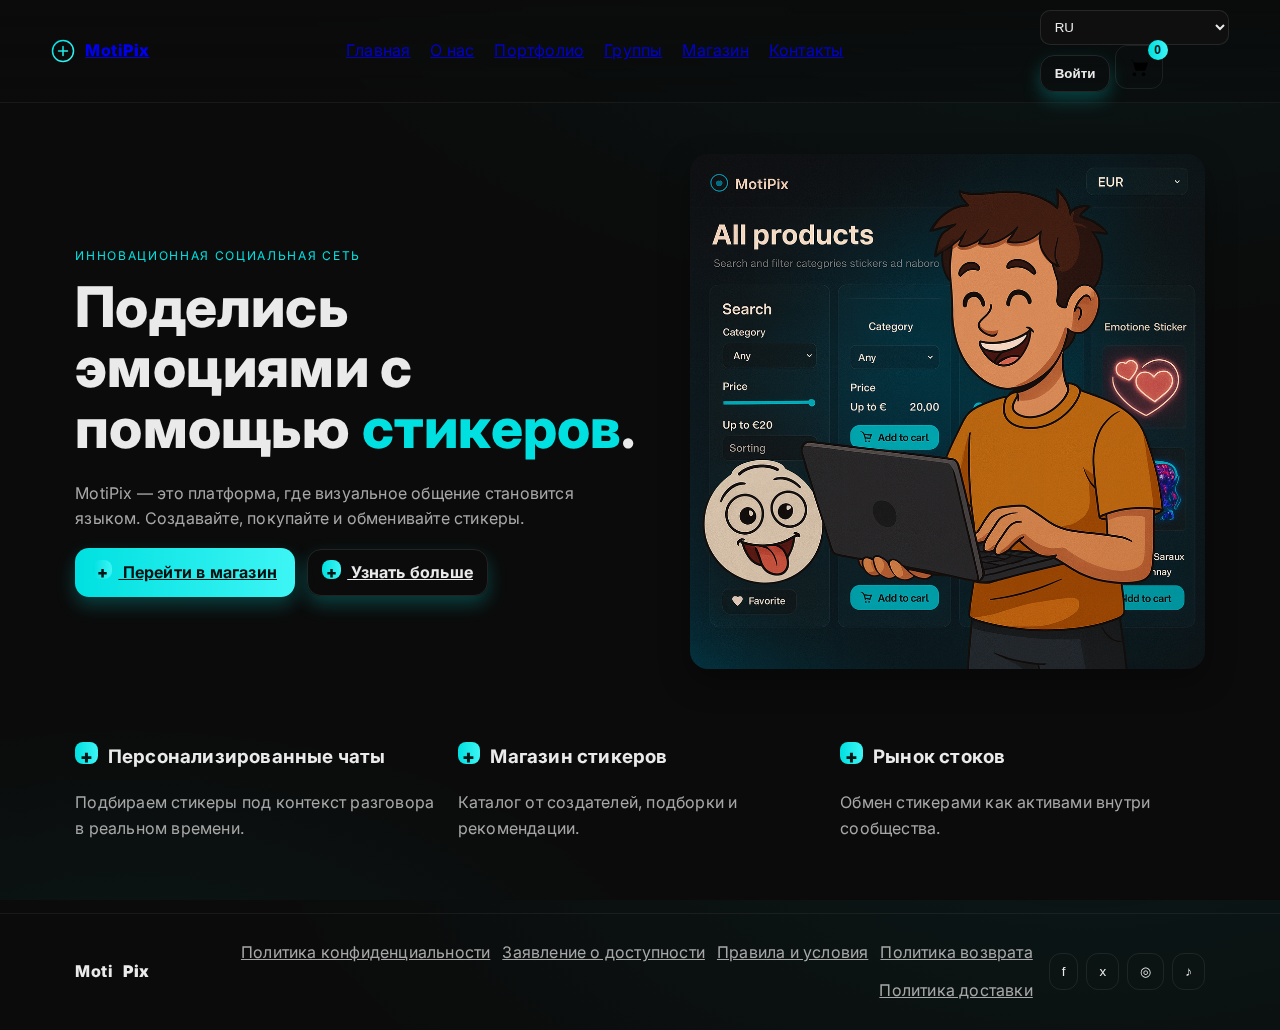
<file: index.html>
<!DOCTYPE html>
<html lang="ru">
<head>
  <meta charset="UTF-8" />
  <meta name="viewport" content="width=device-width, initial-scale=1" />
  <title>MotiPix — визуальная соцсеть</title>
  <meta name="description" content="MotiPix — социальная сеть с визуальным общением стикерами. Магазин, портфолио, группы и плавные анимации." />
  <link rel="preconnect" href="https://fonts.googleapis.com">
  <link rel="preconnect" href="https://fonts.gstatic.com" crossorigin>
  <link href="https://fonts.googleapis.com/css2?family=Inter:wght@300;400;600;800&display=swap" rel="stylesheet">
  <link rel="stylesheet" href="css/styles.css" />
</head>
<body>
  <header class="header" data-elevate>
    <div class="container nav">
      <button class="icon-btn menu-toggle" aria-label="Открыть меню" title="Меню">☰</button>
      <a href="#/home" class="brand" data-link>
        <img src="assets/logo.svg" width="24" height="24" alt="MotiPix">
        <span>Moti<b>Pix</b></span>
      </a>
      <nav class="desktop-nav">
        <a href="#/home" data-link data-i18n="nav.home">Главная</a>
        <a href="#/about" data-link data-i18n="nav.about">О нас</a>
        <a href="#/portfolio" data-link data-i18n="nav.portfolio">Портфолио</a>
        <a href="#/groups" data-link data-i18n="nav.groups">Группы</a>
        <a href="#/shop" data-link data-i18n="nav.shop">Магазин</a>
        <a href="#/contacts" data-link data-i18n="nav.contacts">Контакты</a>
      </nav>
      <div class="top-actions">
        <select id="langSwitcher" class="lang" aria-label="Language">
          <option value="ru">RU</option>
          <option value="en">EN</option>
        </select>
        <button id="loginBtn" class="btn btn-ghost" data-i18n="auth.login">Войти</button>
        <button id="cartBtn" class="icon-btn cart" aria-label="Корзина">
          <img src="assets/cart.svg" width="22" height="22" alt="Корзина">
          <span id="cartCount" class="badge" aria-label="Товаров в корзине">0</span>
        </button>
      </div>
    </div>
    <aside class="drawer" id="drawer">
      <button class="icon-btn close-drawer" aria-label="Закрыть">×</button>
      <a href="#/home" data-link data-i18n="nav.home">Главная</a>
      <a href="#/about" data-link data-i18n="nav.about">О нас</a>
      <a href="#/contacts" data-link data-i18n="nav.contacts">Контакты</a>
      <a href="#/portfolio" data-link data-i18n="nav.portfolio">Портфолио</a>
      <a href="#/groups" data-link data-i18n="nav.groups">Группы</a>
      <a href="#/shop" data-link class="accent" data-i18n="nav.shop">Магазин</a>
    </aside>
  </header>

  <main id="app" class="app">
    <section class="page active" data-route="home">
      <div class="container grid-2 gap-xl pt-xl">
        <div>
          <p class="eyebrow" data-animate data-i18n="home.eyebrow">Инновационная социальная сеть</p>
          <h1 class="h1" data-animate data-i18n="home.title">
            Поделись эмоциями с помощью <span class="accent">стикеров</span>.
          </h1>
          <p class="muted" data-animate data-i18n="home.text">
            MotiPix — это платформа, где визуальное общение становится языком. Создавайте, покупайте и обменивайте стикеры.
          </p>
          <div class="row wrap gap-md" data-animate>
            <a href="#/shop" class="btn" data-i18n="home.ctaShop"><span class="plus">+</span> Перейти в магазин</a>
            <a href="#/about" class="btn btn-ghost" data-i18n="home.ctaMore"><span class="plus">+</span> Узнать больше</a>
          </div>
        </div>
        <div class="hero-media" data-animate>
          <img src="assets/hero.jpg" alt="Планшет со стикером" />
        </div>
      </div>

      <div class="container features">
        <article class="feature" data-animate>
          <h3 data-i18n="home.f1.title"><span class="plus">+</span> Персонализированные чаты</h3>
          <p class="muted" data-i18n="home.f1.text">Подбираем стикеры под контекст разговора в реальном времени.</p>
        </article>
        <article class="feature" data-animate>
          <h3 data-i18n="home.f2.title"><span class="plus">+</span> Магазин стикеров</h3>
          <p class="muted" data-i18n="home.f2.text">Каталог от создателей, подборки и рекомендации.</p>
        </article>
        <article class="feature" data-animate>
          <h3 data-i18n="home.f3.title"><span class="plus">+</span> Рынок стоков</h3>
          <p class="muted" data-i18n="home.f3.text">Обмен стикерами как активами внутри сообщества.</p>
        </article>
      </div>
    </section>

    <section class="page" data-route="about">
      <div class="container grid-2 gap-xl pt-xl">
        <div>
          <h2 class="h2" data-animate data-i18n="about.title">О платформе</h2>
          <p class="muted" data-animate data-i18n="about.text">
            MotiPix — социальная сеть, сфокусированная на визуальном общении с использованием графических стикеров. Платформа генерирует стикеры на основе контекста диалога, предлагает магазин и рынок, ориентирована на пользователей до 35 лет.
          </p>
          <a class="btn btn-ghost" href="#/contacts" data-animate data-i18n="about.cta"><span class="plus">+</span> Связаться с нами</a>
        </div>
        <div class="about-media" data-animate>
          <img src="assets/about-1.jpg" alt="Иллюстрация стикеров" />
        </div>
      </div>
      <div class="container card table" data-animate>
        <div class="table-row">
          <div>
            <h4 data-i18n="about.t1.title">Персонализация</h4>
            <p class="muted" data-i18n="about.t1.text">Умные рекомендации.</p>
          </div>
          <div>
            <h4 data-i18n="about.t2.title">Магазин</h4>
            <p class="muted" data-i18n="about.t2.text">Подборки и скидки.</p>
          </div>
          <div>
            <h4 data-i18n="about.t3.title">Рынок</h4>
            <p class="muted" data-i18n="about.t3.text">Обмен наклейками как валютой.</p>
          </div>
          <div>
            <h4 data-i18n="about.t4.title">Создатели</h4>
            <p class="muted" data-i18n="about.t4.text">Монетизация дизайнов.</p>
          </div>
        </div>
      </div>
    </section>

    <section class="page" data-route="portfolio">
      <div class="container pt-xl">
        <h2 class="h2" data-animate data-i18n="portfolio.title">Моё портфолио</h2>
        <p class="muted" data-animate data-i18n="portfolio.text">Добро пожаловать! Ниже — выборка работ.</p>
        <div class="gallery" data-animate>
          <img src="assets/portfolio-1.jpg" alt="Проект 1">
          <img src="assets/portfolio-2.jpg" alt="Проект 2">
          <img src="assets/portfolio-3.jpg" alt="Проект 3">
          <img src="assets/portfolio-4.jpg" alt="Проект 4">
          <img src="assets/portfolio-5.jpg" alt="Проект 5">
          <img src="assets/portfolio-6.jpg" alt="Проект 6">
        </div>
      </div>
    </section>

    <section class="page" data-route="groups">
      <div class="container pt-xl">
        <h2 class="h2" data-animate data-i18n="groups.title">Лента новостей групп</h2>
        <div id="authNotice" class="notice card" data-animate hidden>
          <p class="muted" data-i18n="groups.signin">Чтобы общаться с участниками, войдите в аккаунт.</p>
          <button class="btn" id="openLoginFromNotice" data-i18n="auth.login"><span class="plus">+</span> Войти</button>
        </div>

        <div class="grid-2 gap-xl">
          <div class="feed">
            <article class="post card" data-post-id="1" data-animate>
              <header class="post-hd">
                <div class="avatar">S</div>
                <div>
                  <div class="author">stanolf231 <span class="verified" title="Verified">✓</span></div>
                  <div class="muted" data-i18n="groups.inGroup">написал(а) • в группе «Группа сайта MotiPix»</div>
                </div>
                <button class="btn btn-ghost join" data-i18n="groups.join"><span class="plus">+</span> Присоединиться</button>
              </header>
              <p data-i18n="groups.postText">Добро пожаловать в группу! Общайтесь с участниками, делитесь фотографиями и обновлениями.</p>
              <footer class="post-ft">
                <button class="icon-btn like" title="Нравится" aria-label="Нравится">❤</button>
                <span class="likes" aria-label="Лайков">0</span>
                <button class="icon-btn comment-toggle" title="Комментировать" aria-label="Комментировать">💬</button>
                <span class="views" title="Просмотры" data-i18n="groups.views">1 просмотр</span>
              </footer>
              <div class="comments" hidden>
                <ul class="comments-list"></ul>
                <form class="comment-form" autocomplete="off">
                  <input name="text" placeholder="Ваш комментарий…" required data-i18n-placeholder="groups.commentPh"/>
                  <button class="btn" type="submit" data-i18n="groups.send"><span class="plus">+</span> Отправить</button>
                </form>
              </div>
            </article>
          </div>

          <aside class="card side" data-animate>
            <div class="row between wrap">
              <h3 class="h4" data-i18n="groups.recTitle">Рекомендованные группы</h3>
              <input type="search" placeholder="Поиск" class="search" data-i18n-placeholder="common.search"/>
            </div>
            <div class="rec">
              <div class="rec-item">
                <img src="assets/about-2.jpg" alt="cover"/>
                <div>
                  <b data-i18n="groups.recName">Группа сайта MotiPix</b>
                  <div class="muted" data-i18n="groups.recUsers">1 пользователь</div>
                </div>
                <button class="btn btn-ghost sm" data-i18n="groups.join"><span class="plus">+</span> Присоединиться</button>
              </div>
            </div>
          </aside>
        </div>
      </div>
    </section>

    <section class="page" data-route="shop">
      <div class="container pt-xl">
        <h2 class="h2" data-animate data-i18n="shop.title">Все товары</h2>
        <p class="muted" data-animate data-i18n="shop.text">Здесь можно рассказать о категориях, скидках и подборках.</p>
        <div class="shop">
          <aside class="filters card" data-animate>
            <h3 class="h4" data-i18n="shop.searchBy">Искать по</h3>
            <div class="filter">
              <label data-i18n="shop.category">Категория</label>
              <select id="filterCategory">
                <option value="all" data-i18n="shop.all">Все товары</option>
                <option value="stickers" data-i18n="shop.stickers">Стикеры</option>
                <option value="marketing" data-i18n="shop.market">Маркетплейс</option>
                <option value="creators" data-i18n="shop.creators">Создатели</option>
              </select>
            </div>
            <div class="filter">
              <label data-i18n="shop.price">Цена</label>
              <input id="priceRange" type="range" min="0" max="200" value="200" />
              <div class="muted"><span data-i18n="shop.to">До:</span> <span id="priceLabel">200</span> €</div>
            </div>
            <div class="filter">
              <label data-i18n="shop.sort">Сортировка</label>
              <select id="sortBy">
                <option value="recommended" data-i18n="shop.recommended">Рекомендуемые</option>
                <option value="price-asc" data-i18n="shop.asc">Цена: по возрастанию</option>
                <option value="price-desc" data-i18n="shop.desc">Цена: по убыванию</option>
              </select>
            </div>
          </aside>

          <div class="catalog" id="catalog" data-animate></div>
        </div>
      </div>
    </section>

    <section class="page" data-route="contacts">
      <div class="container pt-xl grid-2 gap-xl">
        <div>
          <h2 class="h2" data-animate data-i18n="contacts.title">Связаться с нами</h2>
          <p class="muted" data-animate data-i18n="contacts.text">Оставьте email и сообщение — мы ответим.</p>
          <form id="contactForm" class="card form" data-animate>
            <div class="grid-2 gap-md">
              <label data-i18n="contacts.name">Имя*<input name="first" required></label>
              <label data-i18n="contacts.last">Фамилия<input name="last"></label>
            </div>
            <label data-i18n="contacts.email">Email*<input name="email" type="email" required></label>
            <label data-i18n="contacts.msg">Сообщение<input name="message" required></label>
            <button class="btn" type="submit" data-i18n="contacts.send"><span class="plus">+</span> Отправить</button>
          </form>
        </div>
        <div class="about-media" data-animate>
          <img src="assets/about-3.jpg" alt="Контакты" />
        </div>
      </div>
    </section>
  </main>

  <footer class="footer">
    <div class="container foot">
      <div class="brand">Moti<b>Pix</b></div>
      <div class="policies">
        <a href="#" class="muted" data-i18n="policy.privacy">Политика конфиденциальности</a>
        <a href="#" class="muted" data-i18n="policy.access">Заявление о доступности</a>
        <a href="#" class="muted" data-i18n="policy.terms">Правила и условия</a>
        <a href="#" class="muted" data-i18n="policy.refund">Политика возврата</a>
        <a href="#" class="muted" data-i18n="policy.shipping">Политика доставки</a>
      </div>
      <div class="social">
        <button class="icon-btn" aria-label="Facebook">f</button>
        <button class="icon-btn" aria-label="Twitter">x</button>
        <button class="icon-btn" aria-label="Instagram">◎</button>
        <button class="icon-btn" aria-label="TikTok">♪</button>
      </div>
    </div>
  </footer>

  <dialog id="loginModal" class="modal">
    <form method="dialog" class="card modal-card">
      <h3 class="h4" data-i18n="auth.title">Вход</h3>
      <p class="muted" data-i18n="auth.desc">Введите никнейм — он сохранится в localStorage/cookie.</p>
      <input id="loginName" placeholder="Ваш ник" required maxlength="24" data-i18n-placeholder="auth.placeholder"/>
      <menu class="row gap-sm end">
        <button class="btn btn-ghost" value="cancel" data-i18n="auth.cancel">Отмена</button>
        <button class="btn" id="doLogin" value="confirm" data-i18n="auth.login"><span class="plus">+</span> Войти</button>
      </menu>
    </form>
  </dialog>

  <div id="toast" class="toast" role="status" aria-live="polite"></div>

  <script src="js/app.js"></script>
</body>
</html>
</file>
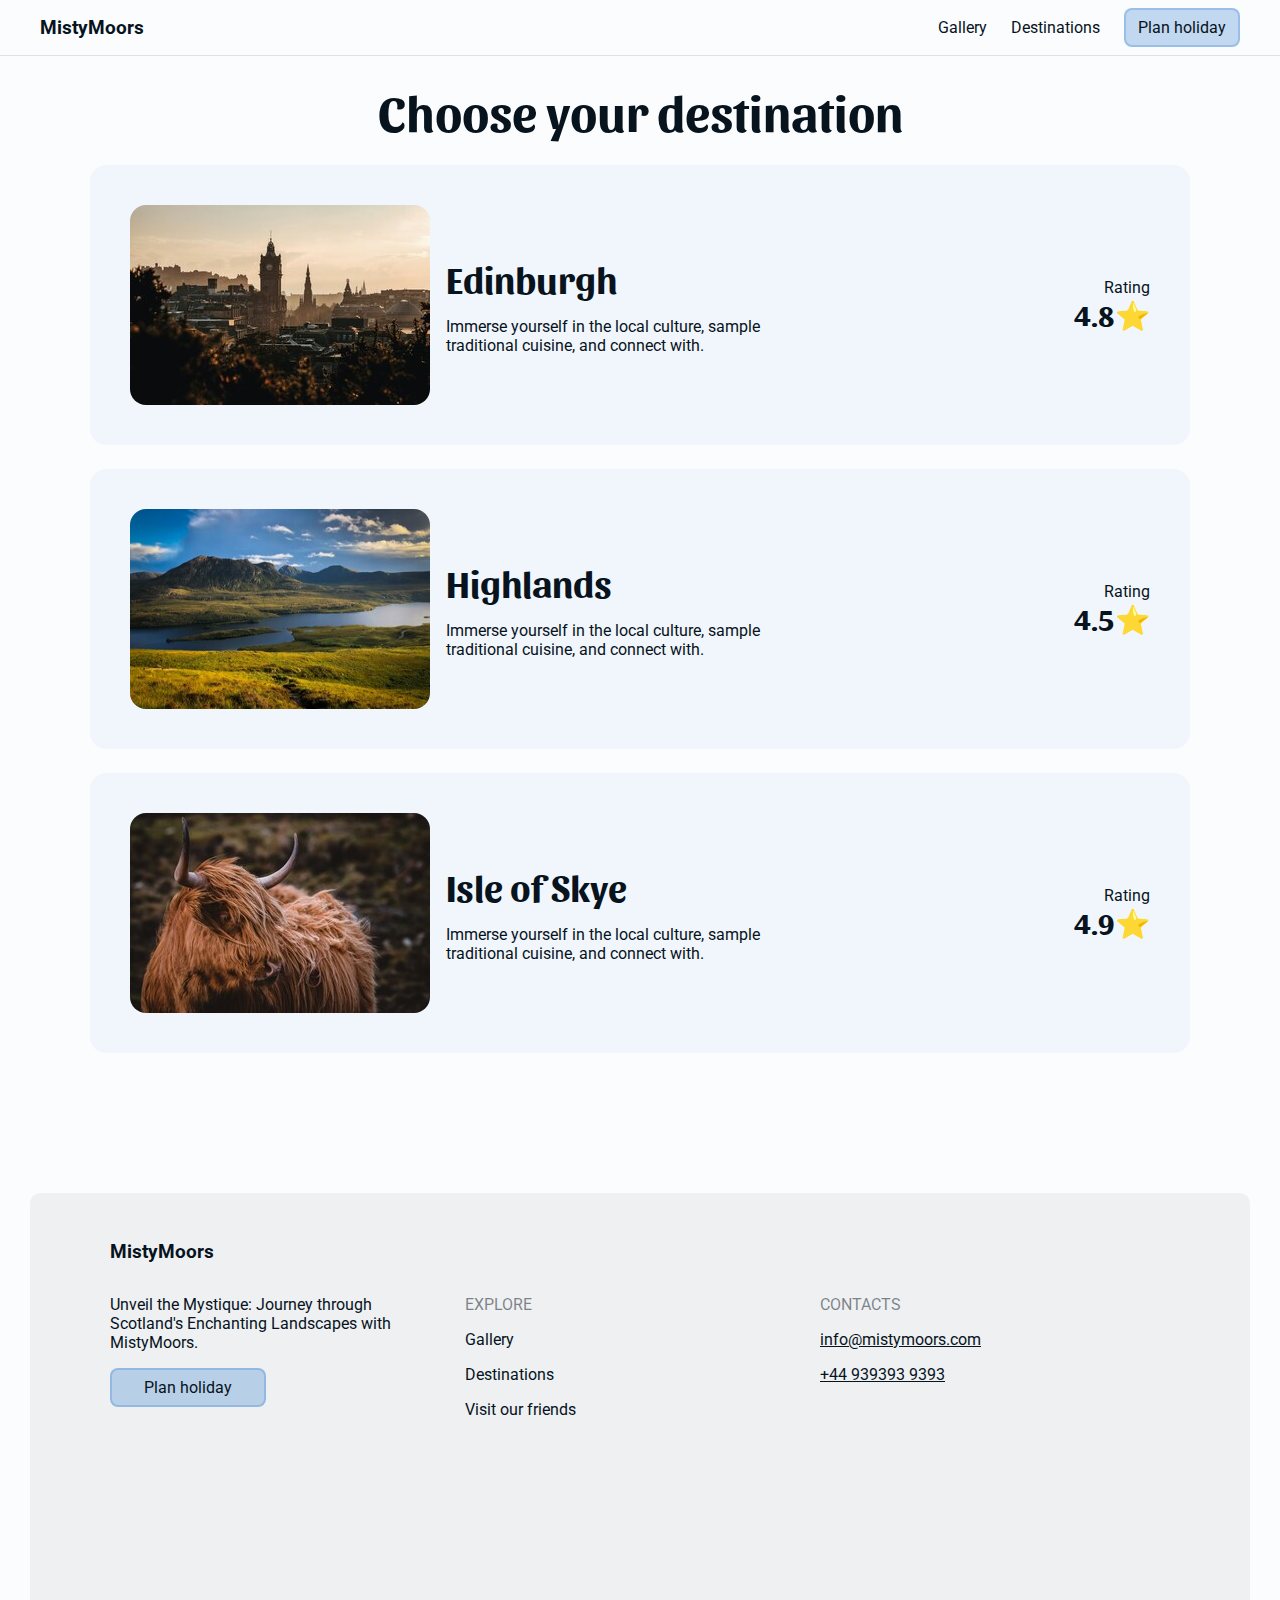
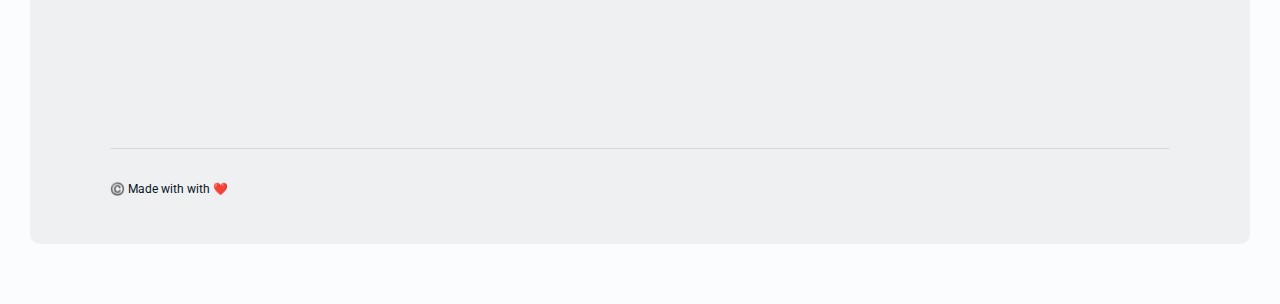
<file: destinations.html>
<!DOCTYPE html>
<html lang="en">
    <head>
        <meta charset="UTF-8" />
        <meta name="viewport" content="width=device-width, initial-scale=1.0" />
        <meta
            name="description"
            content="Experience the allure of Scotland's wild beauty with MistyMoors. Explore mist-shrouded moors, rugged highlands, and breathtaking lochs on expertly curated tours tailored to immerse you in Scotland's rich history and natural wonders."
        />
        <title>MistyMoors</title>
        <!-- Importing styles -->
        <link rel="stylesheet" href="./css/style.css" />
        <link rel="stylesheet" href="./css/destinations.css" />
    </head>
    <body>
        <!-- Navigation bar -->
        <nav class="nav">
            <div class="nav_inner container">
                <a href="index.html" class="nav-logo">MistyMoors</a>
                <div class="nav-items">
                    <a href="gallery.html" class="nav-item">Gallery</a>
                    <a href="destinations.html" class="nav-item">
                        Destinations
                    </a>
                    <a href="form.html" class="btn btn-primary">
                        Plan holiday
                    </a>
                </div>
                <!-- Mobile menu -->
                <input
                    type="checkbox"
                    role="button"
                    aria-label="Display the menu"
                    id="burger"
                    checked="false"
                    class="burger"
                />
            </div>
        </nav>

        <!-- Destionations section -->
        <section class="destinations">
            <h2>Choose your destination</h2>
            <div class="container destinations_inner">
                <div class="card dest-opt">
                    <div class="dest-opt-info">
                        <img
                            src="./img/destinations/edi.jpg"
                            alt="Edinburgh"
                            class="dest-opt-img"
                        />
                        <div class="dest-opt-caption">
                            <h3>Edinburgh</h3>
                            <p>
                                Immerse yourself in the local culture, sample
                                traditional cuisine, and connect with.
                            </p>
                        </div>
                    </div>
                    <div class="dest-opt-rating">
                        <p>Rating</p>
                        <h4>4.8⭐</h4>
                    </div>

                    <!-- Hover element -->
                    <div class="dest-opt-hover">
                        <a href="form.html" class="btn btn-accent">Choose</a>
                    </div>
                </div>
                <div class="card dest-opt">
                    <div class="dest-opt-info">
                        <img
                            src="./img/destinations/highland.jpg"
                            alt="Highlands"
                            class="dest-opt-img"
                        />
                        <div class="dest-opt-caption">
                            <h3>Highlands</h3>
                            <p>
                                Immerse yourself in the local culture, sample
                                traditional cuisine, and connect with.
                            </p>
                        </div>
                    </div>
                    <div class="dest-opt-rating">
                        <p>Rating</p>
                        <h4>4.5⭐</h4>
                    </div>

                    <!-- Hover element -->
                    <div class="dest-opt-hover">
                        <a href="form.html" class="btn btn-accent">Choose</a>
                    </div>
                </div>
                <div class="card dest-opt">
                    <div class="dest-opt-info">
                        <img
                            src="./img/destinations/isle-of-skye.jpg"
                            alt="Isle of Skye"
                            class="dest-opt-img"
                        />
                        <div class="dest-opt-caption">
                            <h3>Isle of Skye</h3>
                            <p>
                                Immerse yourself in the local culture, sample
                                traditional cuisine, and connect with.
                            </p>
                        </div>
                    </div>
                    <div class="dest-opt-rating">
                        <p>Rating</p>
                        <h4>4.9⭐</h4>
                    </div>

                    <!-- Hover element -->
                    <div class="dest-opt-hover">
                        <a href="form.html" class="btn btn-accent">Choose</a>
                    </div>
                </div>
            </div>
        </section>

        <!-- Footer section -->
        <footer class="footer">
            <div class="footer_inner container">
                <p class="footer-logo">MistyMoors</p>
                <div class="footer-content">
                    <div class="footer-col">
                        <p>
                            Unveil the Mystique: Journey through Scotland's
                            Enchanting Landscapes with MistyMoors.
                        </p>
                        <a href="form.html" class="btn btn-primary">
                            Plan holiday
                        </a>
                    </div>
                    <div class="footer-col">
                        <p class="footer-col-topic">Explore</p>
                        <a href="gallery.html" class="footer-col-item">
                            Gallery
                        </a>
                        <a href="destinations.html" class="footer-col-item">
                            Destinations
                        </a>
                        <a
                            href="https://www.kuoni.co.uk/"
                            class="footer-col-item"
                        >
                            Visit our friends
                        </a>
                    </div>
                    <div class="footer-col">
                        <p class="footer-col-topic">Contacts</p>
                        <a
                            href="mailto:somewhere@email.com"
                            class="footer-col-item link"
                        >
                            info@mistymoors.com
                        </a>
                        <a
                            href="tel:+449393939393"
                            class="footer-col-item link"
                        >
                            +44 939393 9393
                        </a>
                        <div class="footer-socials">
                            <!-- Social icons here -->
                        </div>
                        <!-- Embedded map -->
                        <iframe
                            src="https://www.google.com/maps/embed?pb=!1m18!1m12!1m3!1d3159.762038737154!2d-3.1000395773105787!3d55.944363101213376!2m3!1f0!2f0!3f0!3m2!1i1024!2i768!4f13.1!3m3!1m2!1s0x4887b9a7365fccff%3A0x52629bc613f4b94b!2sEdinburgh%20College!5e0!3m2!1suk!2suk!4v1714260799773!5m2!1suk!2suk"
                            width="350"
                            height="300"
                            style="border: 0"
                            allowfullscreen=""
                            loading="lazy"
                            referrerpolicy="no-referrer-when-downgrade"
                        ></iframe>
                    </div>
                </div>
                <hr />
                <small class="copyright"> ©️ Made with with ❤️ </small>
            </div>
        </footer>

        <!-- Importing javascript -->
        <script src="./js/script.js"></script>
    </body>
</html>
</file>
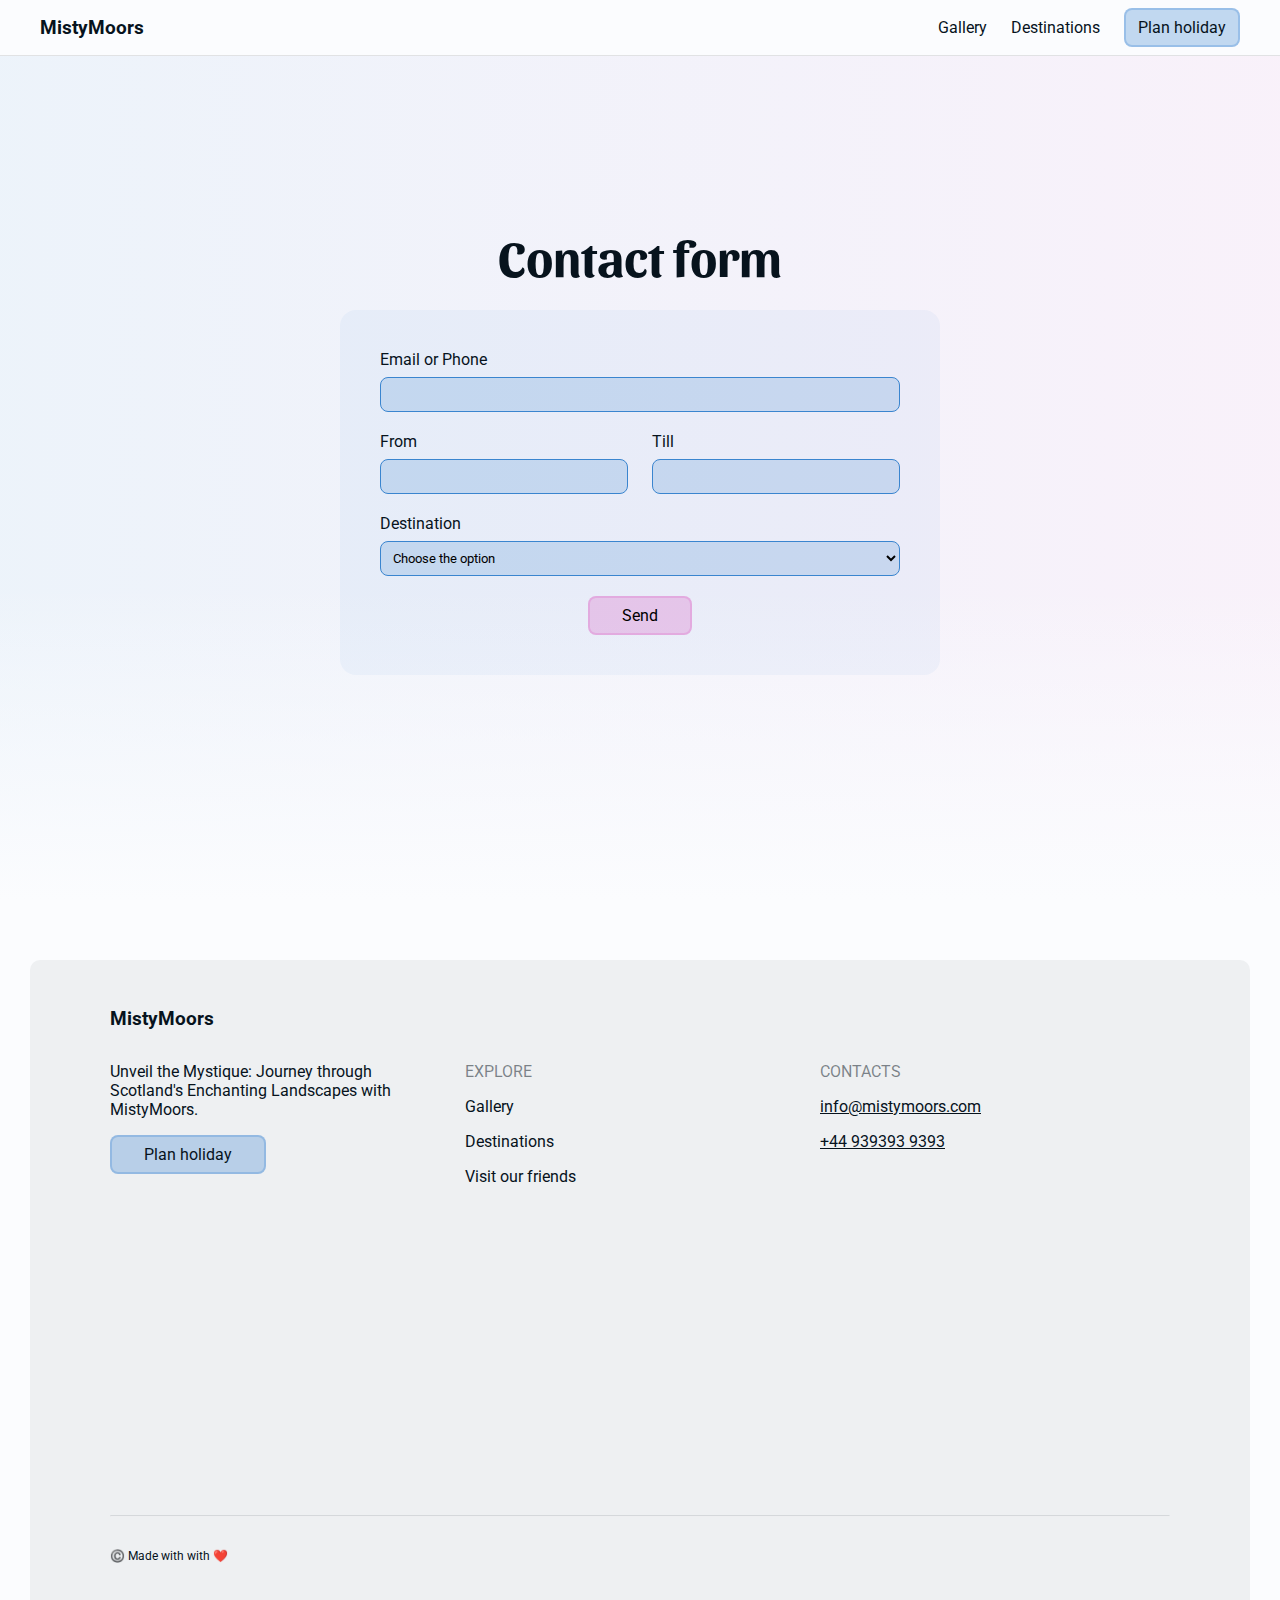
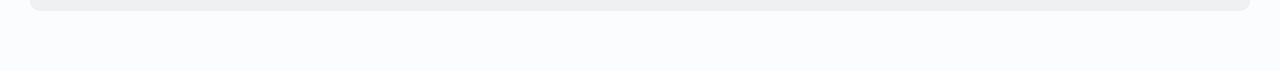
<file: form.html>
<!DOCTYPE html>
<html lang="en">
    <head>
        <meta charset="UTF-8" />
        <meta name="viewport" content="width=device-width, initial-scale=1.0" />
        <meta
            name="description"
            content="Experience the allure of Scotland's wild beauty with MistyMoors. Explore mist-shrouded moors, rugged highlands, and breathtaking lochs on expertly curated tours tailored to immerse you in Scotland's rich history and natural wonders."
        />
        <title>MistyMoors</title>
        <!-- Importing styles -->
        <link rel="stylesheet" href="./css/style.css" />
        <link rel="stylesheet" href="./css/form.css" />
    </head>
    <body>
        <!-- Navigation bar -->
        <nav class="nav">
            <div class="nav_inner container">
                <a href="index.html" class="nav-logo">MistyMoors</a>
                <div class="nav-items">
                    <a href="gallery.html" class="nav-item">Gallery</a>
                    <a href="destinations.html" class="nav-item">
                        Destinations
                    </a>
                    <a href="form.html" class="btn btn-primary">
                        Plan holiday
                    </a>
                </div>
                <!-- Mobile menu -->
                <input
                    type="checkbox"
                    role="button"
                    aria-label="Display the menu"
                    id="burger"
                    checked="false"
                    class="burger"
                />
            </div>
        </nav>

        <!-- Form -->
        <section class="contact-form">
            <div class="container form_inner">
                <h2>Contact form</h2>
                <form
                    action="post"
                    onsubmit="return false"
                    class="form card"
                    id="contactForm"
                >
                    <div class="form-row-full">
                        <label for="email">Email or Phone</label>
                        <input
                            type="email"
                            name="email"
                            id="emailId"
                            class="form-input"
                            required
                        />
                    </div>
                    <div class="form-row-half">
                        <div class="form-cell">
                            <label for="date_from">From</label>
                            <input
                                type="datetime"
                                name="date_from"
                                id="dateFrom"
                                class="form-input"
                                required
                            />
                        </div>
                        <div class="form-cell">
                            <label for="date_till">Till</label>
                            <input
                                type="datetime"
                                name="date_till"
                                id="dateTill"
                                class="form-input"
                                required
                            />
                        </div>
                    </div>
                    <div class="form-row-full">
                        <label for="destination">Destination</label>
                        <select
                            name="destination"
                            id="destination"
                            class="form-input"
                        >
                            <option value="null">Choose the option</option>
                            <option value="Edinburgh">Edinburgh</option>
                            <option value="Highlands">Highlands</option>
                            <option value="Isle of Skye">Isle of Skye</option>
                        </select>
                    </div>
                    <button
                        type="button"
                        class="form-button btn btn-accent"
                        id="formButton"
                        onclick="alert(`Your application has been sent!⭐\nWe'll contact you.`)"
                    >
                        Send
                    </button>
                </form>
            </div>
        </section>

        <!-- Footer section -->
        <footer class="footer">
            <div class="footer_inner container">
                <p class="footer-logo">MistyMoors</p>
                <div class="footer-content">
                    <div class="footer-col">
                        <p>
                            Unveil the Mystique: Journey through Scotland's
                            Enchanting Landscapes with MistyMoors.
                        </p>
                        <a href="#" class="btn btn-primary"> Plan holiday </a>
                    </div>
                    <div class="footer-col">
                        <p class="footer-col-topic">Explore</p>
                        <a href="gallery.html" class="footer-col-item">
                            Gallery
                        </a>
                        <a href="destinations.html" class="footer-col-item">
                            Destinations
                        </a>
                        <a
                            href="https://www.kuoni.co.uk/"
                            class="footer-col-item"
                        >
                            Visit our friends
                        </a>
                    </div>
                    <div class="footer-col">
                        <p class="footer-col-topic">Contacts</p>
                        <a
                            href="mailto:somewhere@email.com"
                            class="footer-col-item link"
                        >
                            info@mistymoors.com
                        </a>
                        <a
                            href="tel:+449393939393"
                            class="footer-col-item link"
                        >
                            +44 939393 9393
                        </a>
                        <div class="footer-socials">
                            <!-- Social icons here -->
                        </div>
                        <!-- Embedded map -->
                        <iframe
                            src="https://www.google.com/maps/embed?pb=!1m18!1m12!1m3!1d3159.762038737154!2d-3.1000395773105787!3d55.944363101213376!2m3!1f0!2f0!3f0!3m2!1i1024!2i768!4f13.1!3m3!1m2!1s0x4887b9a7365fccff%3A0x52629bc613f4b94b!2sEdinburgh%20College!5e0!3m2!1suk!2suk!4v1714260799773!5m2!1suk!2suk"
                            width="350"
                            height="300"
                            style="border: 0"
                            allowfullscreen=""
                            loading="lazy"
                            referrerpolicy="no-referrer-when-downgrade"
                        ></iframe>
                    </div>
                </div>
                <hr />
                <small class="copyright"> ©️ Made with with ❤️ </small>
            </div>
        </footer>

        <!-- Importing javascript -->
        <script src="./js/script.js"></script>
    </body>
</html>
</file>
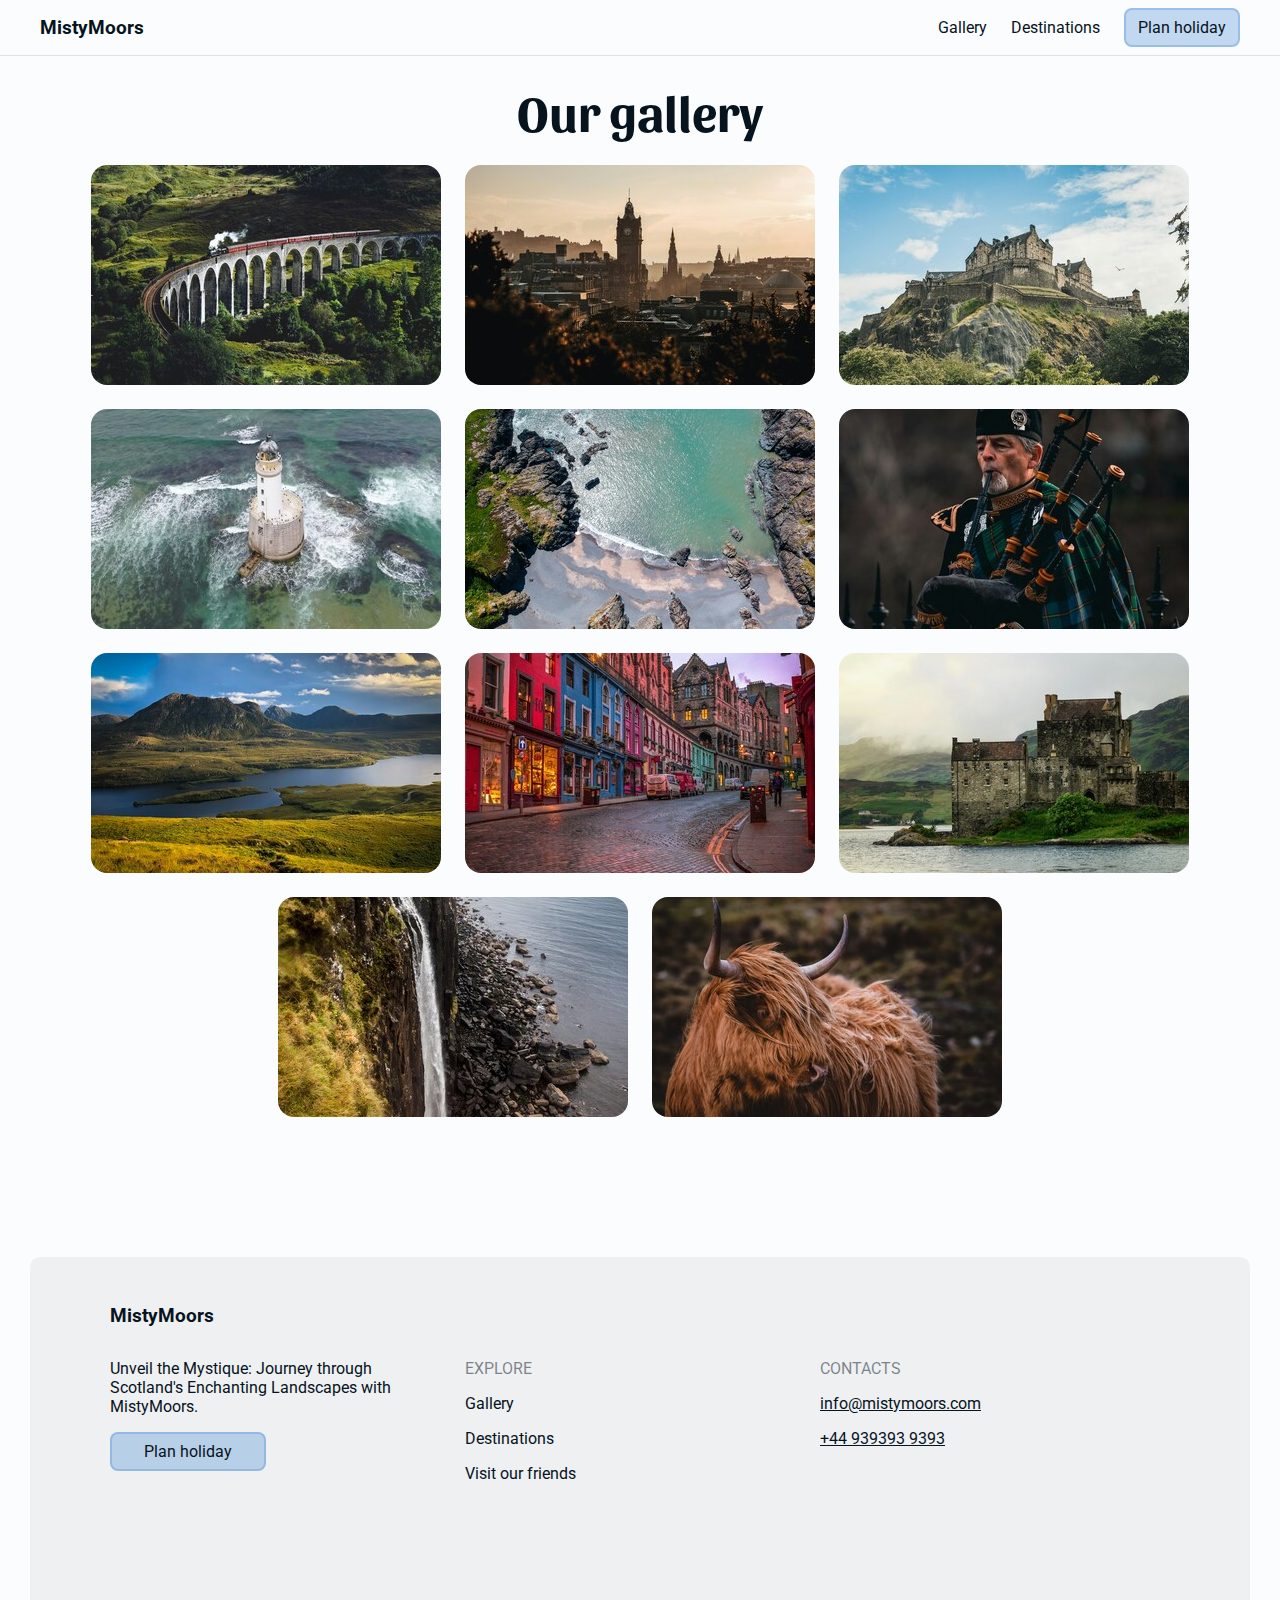
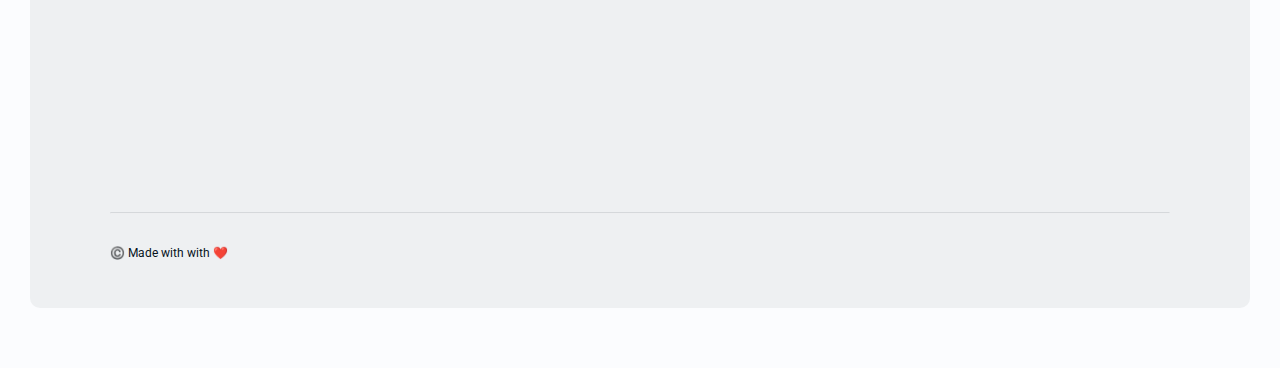
<file: gallery.html>
<!DOCTYPE html>
<html lang="en">
    <head>
        <meta charset="UTF-8" />
        <meta name="viewport" content="width=device-width, initial-scale=1.0" />
        <meta
            name="description"
            content="Experience the allure of Scotland's wild beauty with MistyMoors. Explore mist-shrouded moors, rugged highlands, and breathtaking lochs on expertly curated tours tailored to immerse you in Scotland's rich history and natural wonders."
        />
        <title>MistyMoors</title>
        <!-- Importing styles -->
        <link rel="stylesheet" href="./css/style.css" />
        <link rel="stylesheet" href="./css/gallery.css" />
    </head>
    <body>
        <!-- Navigation bar -->
        <nav class="nav">
            <div class="nav_inner container">
                <a href="index.html" class="nav-logo">MistyMoors</a>
                <div class="nav-items">
                    <a href="gallery.html" class="nav-item">Gallery</a>
                    <a href="destinations.html" class="nav-item">
                        Destinations
                    </a>
                    <a href="form.html" class="btn btn-primary">
                        Plan holiday
                    </a>
                </div>
                <!-- Mobile menu -->
                <input
                    type="checkbox"
                    role="button"
                    aria-label="Display the menu"
                    id="burger"
                    checked="false"
                    class="burger"
                />
            </div>
        </nav>

        <!-- Gallery section -->
        <section class="gallery">
            <h2>Our gallery</h2>
            <div class="container gallery_inner">
                <div class="card gallery_card">
                    <img
                        src="./img/gallery/borders-train.jpg"
                        alt="Image from gallery"
                    />
                </div>
                <div class="card gallery_card">
                    <img
                        src="./img/gallery/calton-hill-edi.jpg"
                        alt="Image from gallery"
                    />
                </div>
                <div class="card gallery_card">
                    <img
                        src="./img/gallery/castle-edi.jpg"
                        alt="Image from gallery"
                    />
                </div>
                <div class="card gallery_card">
                    <img
                        src="./img/gallery/lighthouse-rattray.jpg"
                        alt="Image from gallery"
                    />
                </div>
                <div class="card gallery_card">
                    <img
                        src="./img/gallery/lighthouse-stranraer.jpg"
                        alt="Image from gallery"
                    />
                </div>
                <div class="card gallery_card">
                    <img
                        src="./img/gallery/man-with-rifle-edi.jpg"
                        alt="Image from gallery"
                    />
                </div>
                <div class="card gallery_card">
                    <img
                        src="./img/gallery/nature-highlands.jpg"
                        alt="Image from gallery"
                    />
                </div>
                <div class="card gallery_card">
                    <img
                        src="./img/gallery/night-edinburgh.jpg"
                        alt="Image from gallery"
                    />
                </div>
                <div class="card gallery_card">
                    <img
                        src="./img/gallery/scottish-castle.jpg"
                        alt="Image from gallery"
                    />
                </div>
                <div class="card gallery_card">
                    <img
                        src="./img/gallery/waterfall-isle-of-skye.jpg"
                        alt="Image from gallery"
                    />
                </div>
                <div class="card gallery_card">
                    <img
                        src="./img/gallery/yak-isle-of-skye.jpg"
                        alt="Image from gallery"
                    />
                </div>
            </div>
        </section>

        <!-- Footer section -->
        <footer class="footer">
            <div class="footer_inner container">
                <p class="footer-logo">MistyMoors</p>
                <div class="footer-content">
                    <div class="footer-col">
                        <p>
                            Unveil the Mystique: Journey through Scotland's
                            Enchanting Landscapes with MistyMoors.
                        </p>
                        <a href="form.html" class="btn btn-primary">
                            Plan holiday
                        </a>
                    </div>
                    <div class="footer-col">
                        <p class="footer-col-topic">Explore</p>
                        <a href="gallery.html" class="footer-col-item">
                            Gallery
                        </a>
                        <a href="destinations.html" class="footer-col-item">
                            Destinations
                        </a>
                        <a
                            href="https://www.kuoni.co.uk/"
                            class="footer-col-item"
                        >
                            Visit our friends
                        </a>
                    </div>
                    <div class="footer-col">
                        <p class="footer-col-topic">Contacts</p>
                        <a
                            href="mailto:somewhere@email.com"
                            class="footer-col-item link"
                        >
                            info@mistymoors.com
                        </a>
                        <a
                            href="tel:+449393939393"
                            class="footer-col-item link"
                        >
                            +44 939393 9393
                        </a>
                        <div class="footer-socials">
                            <!-- Social icons here -->
                        </div>
                        <!-- Embedded map -->
                        <iframe
                            src="https://www.google.com/maps/embed?pb=!1m18!1m12!1m3!1d3159.762038737154!2d-3.1000395773105787!3d55.944363101213376!2m3!1f0!2f0!3f0!3m2!1i1024!2i768!4f13.1!3m3!1m2!1s0x4887b9a7365fccff%3A0x52629bc613f4b94b!2sEdinburgh%20College!5e0!3m2!1suk!2suk!4v1714260799773!5m2!1suk!2suk"
                            width="350"
                            height="300"
                            style="border: 0"
                            allowfullscreen=""
                            loading="lazy"
                            referrerpolicy="no-referrer-when-downgrade"
                        ></iframe>
                    </div>
                </div>
                <hr />
                <small class="copyright"> ©️ Made with with ❤️ </small>
            </div>
        </footer>

        <!-- Importing javascript -->
        <script src="./js/script.js"></script>
    </body>
</html>
</file>
<file: css/styles.css>
:root{
  --bg:#0b0b0b; --panel:#121212; --text:#eaeaea; --muted:#a7a7a7; --line:#2a2a2a;
  --accent:#00e0e0; --accent-2:#3ef5f5; --danger:#ff5566;
  --radius:18px; --speed:.45s; --shadow:0 12px 30px rgba(0,0,0,.35);
}
*{box-sizing:border-box}
html,body{height:100%}
body{margin:0; font-family:'Inter',system-ui,Segoe UI,Roboto,Arial,sans-serif; color:var(--text);
  background:radial-gradient(1400px 700px at 85% -10%,rgba(0,224,224,.06),transparent 60%),
             radial-gradient(900px 450px at 10% 110%,rgba(0,224,224,.05),transparent 60%),
             var(--bg);
  line-height:1.6; letter-spacing:.2px; overflow-x:hidden}
.container{width:min(1180px,92%); margin-inline:auto; padding-inline: min(4vw,24px)}
.grid-2{display:grid; grid-template-columns:1.1fr 1fr; align-items:center}
@media (max-width: 1024px){ .grid-2{grid-template-columns:1fr;}}
.gap-xl{gap:clamp(20px,4vw,48px)} .gap-md{gap:16px} .gap-sm{gap:8px} .pt-xl{padding-top:clamp(24px,4vw,56px)}
.row{display:flex; align-items:center; gap:12px}
.row.wrap{flex-wrap:wrap}
.row.between{justify-content:space-between}
.row.end{justify-content:flex-end}

.h1{font-size:clamp(28px,6vw,56px); line-height:1.08; margin:.2em 0 .4em; font-weight:800; word-wrap:break-word}
.h2{font-size:clamp(24px,4.5vw,40px); line-height:1.15; margin:0 0 .5em; font-weight:800}
.h4{font-size:clamp(18px,2vw,20px); margin:0 0 .4em}
.eyebrow{letter-spacing:.14em; text-transform:uppercase; font-size:.75rem; color:var(--accent)}

.muted{color:var(--muted)}
.accent{color:var(--accent)}
img{max-width:100%; height:auto}
.card{background:linear-gradient(180deg, rgba(255,255,255,.04), rgba(255,255,255,.02));
  border:1px solid rgba(255,255,255,.05); border-radius:var(--radius); box-shadow:var(--shadow); padding:clamp(14px,2.2vw,20px)}
.table{overflow:hidden}
.table-row{display:grid; grid-template-columns:repeat(4,1fr); gap:20px}
@media (max-width: 900px){.table-row{grid-template-columns:1fr 1fr}}
@media (max-width: 520px){.table-row{grid-template-columns:1fr}}

.btn, .btn-ghost, .icon-btn{cursor:pointer; border:0; border-radius:14px; transition:transform var(--speed), box-shadow var(--speed), background var(--speed);}
.btn{background:linear-gradient(90deg,var(--accent),var(--accent-2)); color:#051111; font-weight:700; padding:12px 18px; box-shadow:0 8px 18px rgba(0,224,224,.25)}
.btn:hover{transform:translateY(-2px); box-shadow:0 12px 24px rgba(0,224,224,.35)}
.btn:active{transform:translateY(0)}
.btn-ghost{background:transparent; color:var(--text); padding:10px 14px; border:1px solid rgba(255,255,255,.1)}
.btn-ghost:hover{background:rgba(255,255,255,.06)}
.icon-btn{position:relative; background:transparent; color:var(--text); padding:10px 12px; border:1px solid rgba(255,255,255,.08); border-radius:12px}
.icon-btn.sm{padding:6px 8px; font-size:.9rem}
.plus{display:inline-grid; place-items:center; width:1.2em; height:1.2em; border-radius:8px; margin-right:6px;
  background:linear-gradient(90deg,var(--accent),var(--accent-2)); color:#041616; font-weight:900}

.header{position:sticky; top:0; z-index:60; border-bottom:1px solid rgba(255,255,255,.06);
  background:linear-gradient(to bottom, rgba(11,11,11,.9), rgba(11,11,11,.6)); backdrop-filter:saturate(160%) blur(8px)}
.nav{display:flex; align-items:center; justify-content:space-between; gap:16px; padding:10px 0}
.brand{display:flex; align-items:center; gap:10px; font-weight:800; letter-spacing:.5px}
.desktop-nav{display:flex; gap:clamp(10px,2vw,20px)}
.desktop-nav a{opacity:.85; white-space:nowrap}
.desktop-nav a:hover{opacity:1; color:var(--accent)}
.menu-toggle{font-size:20px; width:40px; height:40px; display:none}
.lang{background:#0f0f0f; border:1px solid rgba(255,255,255,.1); color:var(--text); padding:8px 10px; border-radius:10px}
@media (max-width: 960px){ .desktop-nav{display:none} .menu-toggle{display:inline-grid; place-items:center}}
.drawer{position:fixed; inset:0 30% 0 0; translate:-100% 0; background:rgba(15,15,15,.96); padding:24px; display:flex; flex-direction:column; gap:22px; transition:translate var(--speed); border-right:1px solid rgba(255,255,255,.08)}
.drawer.open{translate:0 0}
.close-drawer{position:absolute; top:10px; right:10px}

.app{min-height:70vh}
.page{display:none; opacity:0; transform:translateY(10px); transition:opacity .35s, transform .35s}
.page.active{display:block; opacity:1; transform:none}

.hero-media img, .about-media img{border-radius:var(--radius); box-shadow:var(--shadow)}
.features{display:grid; grid-template-columns:repeat(3,1fr); gap:18px; margin:46px auto}
@media (max-width:960px){ .features{grid-template-columns:1fr}}
.feature{min-height:100%}

.gallery{margin-top:24px; display:grid; grid-template-columns:repeat(3,1fr); gap:16px}
@media (max-width: 800px){ .gallery{grid-template-columns:repeat(2,1fr)}}
@media (max-width: 520px){ .gallery{grid-template-columns:1fr}}
.gallery img{border-radius:16px; aspect-ratio:1 / 1; object-fit:cover; filter:saturate(95%); transition:transform .35s ease, box-shadow .35s ease}
.gallery img:hover{transform:translateY(-6px) scale(1.02); box-shadow:0 16px 40px rgba(0,0,0,.55)}

.notice{display:flex; align-items:center; justify-content:space-between; gap:16px; flex-wrap:wrap}
.post{display:grid; gap:14px}
.post-hd{display:flex; align-items:center; gap:12px; flex-wrap:wrap}
.avatar{width:38px; height:38px; border-radius:50%; background:linear-gradient(45deg,var(--accent),#2af); color:#041616; display:grid; place-items:center; font-weight:800}
.verified{color:var(--accent)}
.post-ft{display:flex; align-items:center; gap:10px; flex-wrap:wrap}
.comments{margin-top:6px; border-top:1px dashed var(--line); padding-top:10px}
.comments-list{list-style:none; margin:0; padding:0; display:grid; gap:10px}
.comment{display:grid; gap:6px; padding:10px; border-radius:12px; background:rgba(255,255,255,.03); border:1px solid rgba(255,255,255,.05)}
.comment small{color:var(--muted)}
.comment-form{display:flex; gap:8px; margin-top:8px; flex-wrap:wrap}
.comment-form input{flex:1; min-width:200px}

.shop{display:grid; grid-template-columns:280px 1fr; gap:22px; margin-top:16px}
@media (max-width:1024px){.shop{grid-template-columns:1fr}}
.filters .filter{display:grid; gap:8px; margin:12px 0}
.catalog{display:grid; grid-template-columns:repeat(4,1fr); gap:16px}
@media (max-width:1200px){.catalog{grid-template-columns:repeat(3,1fr)}}
@media (max-width:900px){.catalog{grid-template-columns:repeat(2,1fr)}}
@media (max-width:520px){.catalog{grid-template-columns:1fr}}
.card.product{padding:12px; display:grid; gap:10px}
.product .thumb{border-radius:14px; aspect-ratio:1 / 1; object-fit:cover; width:100%}
.product .price{font-weight:700}

input,select{width:100%; padding:12px 14px; border-radius:12px; background:#0f0f0f; border:1px solid rgba(255,255,255,.1); color:var(--text)}
label{display:grid; gap:6px}
.form{display:grid; gap:12px}

.footer{border-top:1px solid rgba(255,255,255,.06); margin-top:56px; padding:26px 0}
.foot{display:grid; grid-template-columns:1fr auto auto; align-items:center; gap:16px}
.foot .policies{display:flex; flex-wrap:wrap; gap:12px; justify-content:flex-end}
.foot .social{display:flex; gap:8px}
@media (max-width:900px){ .foot{grid-template-columns:1fr; justify-items:center} .foot .policies{justify-content:center}}

.modal{border:0; background:transparent}
.modal::backdrop{background:rgba(0,0,0,.6); backdrop-filter:blur(4px)}
.modal-card{min-width:min(460px,92vw)}

.toast{position:fixed; left:50%; bottom:24px; translate:-50% 20px; opacity:0; background:#0f0f0f; border:1px solid rgba(255,255,255,.12); padding:12px 16px; border-radius:12px; box-shadow:var(--shadow); transition:opacity .35s, translate .35s; z-index:70}
.toast.show{opacity:1; translate:-50% 0}

[data-elevate].scrolled{box-shadow:0 10px 30px rgba(0,0,0,.35)}
[data-animate]{opacity:0; transform:translateY(12px); transition:opacity .6s ease, transform .6s ease}
[data-animate].in{opacity:1; transform:none}
.cart{display:inline-grid; place-items:center}
.badge{position:absolute; top:-6px; right:-6px; background:linear-gradient(90deg,var(--accent),var(--accent-2)); color:#041616; border-radius:999px; padding:0 6px; font-size:12px; font-weight:800; line-height:20px; min-width:20px; text-align:center}

@media (prefers-reduced-motion:reduce){
  *{scroll-behavior:auto !important; animation:none !important; transition:none !important}
}
</file>
<file: css/style.css>
/* This file contains styles for "shared" elements on each page */
/* ... */
/* ... */
/* ... */

/* Importing fonts */
@import url("https://fonts.googleapis.com/css2?family=Roboto:ital,wght@0,100;0,300;0,400;0,500;0,700;0,900;1,100;1,300;1,400;1,500;1,700;1,900&family=Sansita:ital,wght@0,400;0,700;0,800;0,900;1,400;1,700;1,800;1,900&display=swap");

/* Reseting some defualt properties for all elements */
*,
*::after,
*::before {
    margin: 0;
    padding: 0;
    box-sizing: border-box;
}

/* Variables */
:root {
    /* Colours */
    --text: 7, 19, 29;
    --background: 251, 252, 254;
    --primary: 58, 133, 207;
    --secondary: 213, 148, 229;
    --accent: 219, 107, 199;

    /* Gradient colours */
    --linearPrimarySecondary: linear-gradient(to right, #3a85cf, #d594e5);
    --linearPrimaryAccent: linear-gradient(to right, #3a85cf13, #db6bc713);
    --linearSecondaryAccent: linear-gradient(#d594e5, #db6bc7);
    --radialPrimarySecondary: radial-gradient(#3a85cf, #d594e5);
    --radialPrimaryAccent: radial-gradient(#3a85cf, #db6bc7);
    --radialSecondaryAccent: radial-gradient(#d594e5, #db6bc7);
    --headerSection: linear-gradient(
            180deg,
            rgba(0, 0, 0, 0) 65%,
            rgb(var(--background))
        ),
        var(--linearPrimaryAccent);
}

/* Apply new basic styles */
html {
    font-size: 16px;
    scroll-behavior: smooth;
}

a {
    color: rgba(7, 19, 29, 1);
    text-decoration: none;
}

ul {
    list-style-type: none;
}

section,
footer,
header {
    width: 100%;
    padding-top: 60px;
    padding-bottom: 60px;
    display: flex;
    justify-content: center;
    align-items: center;
}

/* Fonts setup */
body {
    font-family: "Roboto";
    font-weight: 400;
    color: rgb(var(--text));
    background-color: rgb(var(--background));
}

h1,
h2,
h3,
h4,
h5 {
    font-family: "Sansita";
    font-weight: 700;
    text-align: center;
}

h1 {
    font-size: 4.21rem;
}

h2 {
    font-size: 3.158rem;
}

h3 {
    font-size: 2.369rem;
}

h4 {
    font-size: 1.777rem;
}

h5 {
    font-size: 1.333rem;
}

small {
    font-size: 0.75rem;
}

/* Reusable classes */
.container {
    max-width: 1220px;
    width: 100%;
    padding-left: 10px;
    padding-right: 10px;
}

.btn {
    width: max-content;
    display: flex;
    justify-content: center;
    align-items: center;
    padding-left: 32px;
    padding-right: 32px;
    padding-top: 8px;
    padding-bottom: 8px;
    border-width: 2px;
    border-style: solid;
    border-radius: 8px;

    cursor: pointer;
    transition: all 0.2s ease;

    &.btn-primary {
        background-color: rgba(var(--primary), 0.3);
        border-color: rgba(var(--primary), 0.3);

        &:hover {
            background-color: transparent;
            color: rgb(var(--primary));
        }
    }
    &.btn-sec {
        background-color: rgba(var(--secondary), 0.3);
        border-color: rgba(var(--secondary), 0.3);

        &:hover {
            background-color: transparent;
            color: rgba(var(--secondary), 1);
        }
    }
    &.btn-accent {
        background-color: rgba(var(--accent), 0.3);
        border-color: rgba(var(--accent), 0.3);

        &:hover {
            background-color: transparent;
            color: rgba(var(--accent), 1);
        }
    }
}

.card {
    max-width: 400px;
    height: max-content;
    padding: 40px;
    display: flex;
    flex-direction: column;
    align-items: center;
    justify-content: center;
    gap: 20px;

    background-color: rgba(var(--primary), 0.05);
    border-radius: 1rem;
}

/* Navigation bar */
.nav {
    width: 100vw;
    min-height: 55px;
    height: fit-content;
    display: flex;
    justify-content: center;
    align-items: center;
    position: fixed;
    background-color: rgb(var(--background));
    /* Border */
    border-bottom-width: 1px;
    border-bottom-style: solid;
    border-bottom-color: rgba(0, 0, 0, 0.1);
    z-index: 10000;
}

.nav_inner {
    width: 100%;
    display: flex;
    justify-content: space-between;
    align-items: center;
    flex-wrap: wrap;
}

.nav-logo {
    height: 55px;
    font-size: 1.16rem;
    font-weight: 700;
    user-select: none;
    display: flex;
    align-items: center;
}

.nav-items {
    display: flex;
    align-items: center;
    gap: 24px;
}

.nav-item:hover {
    color: #687077;
    transition: color 0.2s linear;
}

.nav .btn {
    padding-left: 12px;
    padding-right: 12px;
}

/* Burger burger */
.burger {
    --s: 30px; /* control the size */
    --c: #07131d; /* the color */

    display: none;

    height: var(--s);
    aspect-ratio: 1;
    border: none;
    padding: 0;
    border-inline: calc(var(--s) / 2) solid #0000;
    box-sizing: content-box;
    --_g1: linear-gradient(var(--c) 20%, #0000 0 80%, var(--c) 0) no-repeat
        content-box border-box;
    --_g2: radial-gradient(
            circle closest-side at 50% 12.5%,
            var(--c) 95%,
            #0000
        )
        repeat-y content-box border-box;
    background: var(--_g2) left var(--_p, 0px) top,
        var(--_g1) left calc(var(--s) / 10 + var(--_p, 0px)) top,
        var(--_g2) right var(--_p, 0px) top,
        var(--_g1) right calc(var(--s) / 10 + var(--_p, 0px)) top;
    background-size: 20% 80%, 40% 100%;
    position: relative;
    clip-path: inset(0 25%);
    mask: linear-gradient(90deg, #0000, #000 25% 75%, #0000);
    cursor: pointer;
    transition: background-position 0.3s var(--_s, 0.3s),
        clip-path 0s var(--_s, 0.6s);
    -webkit-appearance: none;
    -moz-appearance: none;
    appearance: none;
}

.burger:before,
.burger:after {
    content: "";
    position: absolute;
    border-radius: var(--s);
    inset: 40% 0;
    background: var(--c);
    transition: transform 0.3s calc(0.3s - var(--_s, 0.3s));
}

.burger:checked {
    clip-path: inset(0);
    --_p: calc(-1 * var(--s));
    --_s: 0s;
}

.burger:checked:before {
    transform: rotate(45deg);
}

.burger:checked:after {
    transform: rotate(-45deg);
}

.burger:focus-visible {
    clip-path: none;
    mask: none;
    border: none;
    outline: 2px solid var(--c);
    outline-offset: 5px;
}

/* Footer section */
.footer {
    width: 100%;
    display: flex;
    align-items: center;
    justify-content: center;
    background-color: rgb(var(--background));
    padding: 60px 0;
}

.footer_inner {
    display: flex;
    flex-direction: column;
    background-color: #eef0f2;
    border-radius: 10px;
    padding: 48px 80px;
    gap: 2rem;
}

.footer-logo {
    font-size: 1.16rem;
    font-weight: 700;
    user-select: none;
}

.footer-content {
    width: 100%;
    display: flex;
    align-items: flex-start;
    justify-content: space-between;
    gap: 3em;
}

.footer-col {
    max-width: 350px;
    width: 100%;
    display: flex;
    flex-direction: column;
    gap: 1em;
}

.footer-col-topic {
    text-transform: uppercase;
    color: rgba(var(--text), 0.5);
}

.footer-col-item {
    white-space: nowrap;

    &:hover {
        color: #687077;
        transition: color 0.2s linear;
    }

    &.link {
        text-decoration: underline;
    }
}

.footer hr {
    width: 100%;
    border-top: solid 1px rgb(var(--text));
    opacity: 0.1;
}

@media only screen and (max-width: 600px) {
    /* Navigation */
    .nav-items {
        display: none;
        order: 2;
        flex-direction: column;
        width: 100%;
        padding: 10px;
        &.active {
            display: flex;
        }
    }

    .burger {
        display: flex;
        order: 1;
    }

    /* Footer */
    .footer {
        padding: 60px 10px;
        padding-bottom: 10px;
    }

    .footer_inner {
        padding: 30px;
    }

    .footer-content {
        flex-direction: column;
    }
}
</file>
<file: css/destinations.css>
/* This file is used ONLY in destinations.html file */

.destinations {
    width: 100%;
    min-height: 100vh;
    height: 100%;
    display: flex;
    flex-direction: column;
    align-items: center;
    justify-content: start;
    gap: 1.5rem;
    padding: 5rem 0;
}

.destinations_inner {
    min-height: 220px;
    height: max-content;
    display: flex;
    flex-direction: column;
    align-items: center;
    gap: 1.5rem;
}

.dest-opt {
    max-width: 1100px;
    width: 100%;
    padding: 2.5rem;
    display: flex;
    flex-direction: row;
    justify-content: space-between;
    position: relative;
    overflow: hidden;

    &:hover .dest-opt-hover {
        opacity: 1;
    }
}

.dest-opt-hover {
    position: absolute;
    left: 0;
    width: 100%;
    height: 100%;

    display: flex;
    justify-content: center;
    align-items: center;

    background: linear-gradient(
            45deg,
            rgba(58, 133, 207, 0.3),
            rgba(219, 107, 199, 0.3)
        ),
        rgba(7, 19, 29, 0.7);

    opacity: 0;
    transition: opacity 0.2s ease 0.2s;
    z-index: 4;

    & > .btn {
        background-color: rgb(var(--accent));

        &:hover {
            background-color: rgb(var(--accent));
            color: rgb(var(--text));
            box-shadow: 0px 0px 20px rgb(var(--accent));
        }
    }
}

.dest-opt-info {
    height: 100%;
    display: flex;
    align-items: center;
    gap: 1rem;
}

.dest-opt-img {
    width: 300px;
    height: 200px;
    aspect-ratio: 3/2;
    border-radius: 1rem;
}

.dest-opt-caption {
    text-align: left;
    display: flex;
    align-items: flex-start;
    flex-direction: column;
    gap: 1rem;

    & > p {
        max-width: 320px;
        width: 100%;
    }
}

.dest-opt-rating {
    align-items: flex-end !important;
    text-align: right;
}
</file>
<file: css/form.css>
/* This file is used ONLY in form.html file */
.contact-form {
    width: 100%;
    height: 100vh;
    background: var(--headerSection);
}

.form_inner {
    display: flex;
    flex-direction: column;
    align-items: center;
    gap: 1.5rem;
}

.form {
    max-width: 600px;
    width: 100%;
    padding: 2.5rem;
    display: flex;
    flex-direction: column;
    align-items: flex-start;
}

.form-row-full {
    width: 100%;
    display: flex;
    flex-direction: column;
    gap: 0.5rem;
}

.form-row-half {
    width: 100%;
    display: flex;
    gap: 1.5rem;
}

.form-cell {
    width: 100%;
    display: flex;
    flex-direction: column;
    gap: 0.5rem;
}

label {
    font-family: "Roboto";
    font-size: 1rem;
}

.form-input {
    height: 35px;
    padding: 0.5rem;
    background: rgba(var(--primary), 0.2);
    border: solid 1px rgb(var(--primary));
    border-radius: 0.5rem;
    font-family: "Roboto";
}

option {
    font-family: "Roboto", sans-serif;
}

.form-button {
    align-self: center;
    font-family: "Roboto";
    font-size: 1rem;
}
</file>
<file: css/gallery.css>
/* This file is used ONLY in gallery.html file */

.gallery {
    width: 100%;
    min-height: 100vh;
    height: 100%;
    display: flex;
    flex-direction: column;
    align-items: center;
    justify-content: start;
    gap: 1.5rem;
    padding: 5rem 0;
}

.gallery_inner {
    min-height: 220px;
    height: max-content;
    display: flex;
    flex-wrap: wrap;
    justify-content: center;
    gap: 1.5rem;
}

.gallery_card {
    max-width: 350px;
    width: 100%;
    height: 220px;
    padding: 0;
    aspect-ratio: 1.6/1;
    overflow: hidden;

    & > img {
        width: 100%;
    }
}
</file>
